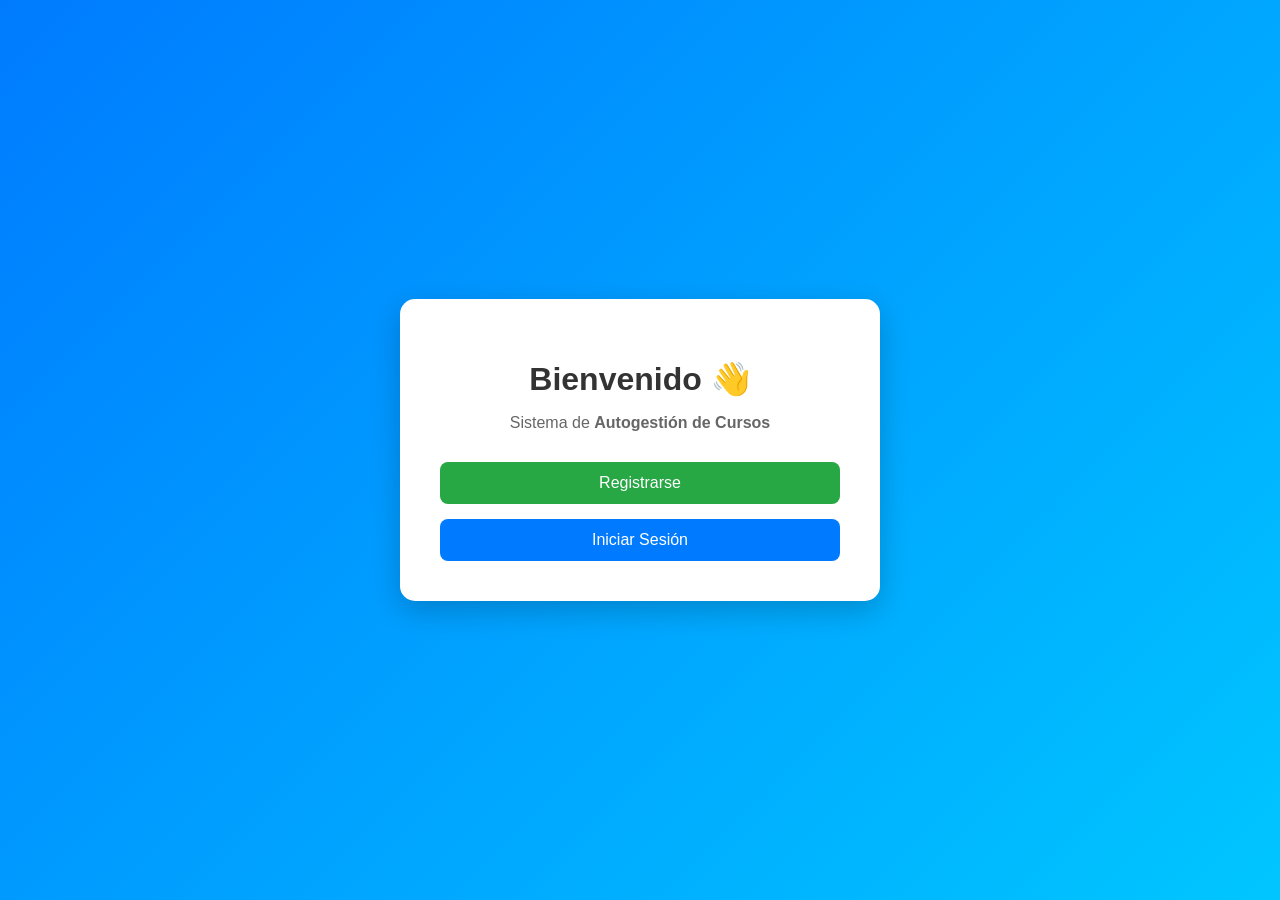
<file: src/main/resources/templates/index.html>
<!DOCTYPE html>
<html xmlns:th="http://www.thymeleaf.org">
<head>
    <title>Autogestión de Cursos</title>
</head>
<body style="margin:0; font-family: Arial, sans-serif; background: linear-gradient(135deg, #007bff, #00c6ff);">

<div style="display:flex; justify-content:center; align-items:center; height:100vh;">

    <div style="background:white; padding:40px; border-radius:15px; text-align:center; width:400px; box-shadow:0px 10px 30px rgba(0,0,0,0.2);">

        <h1 style="color:#333; margin-bottom:10px;">
            Bienvenido 👋
        </h1>

        <p style="color:#666; margin-bottom:30px;">
            Sistema de <strong>Autogestión de Cursos</strong>
        </p>

        <!-- BOTÓN REGISTER -->
        <a href="/view/register"
           style="display:block; text-decoration:none; margin-bottom:15px;">
            <button style="width:100%; padding:12px; background:#28a745; color:white; border:none; border-radius:8px; font-size:16px; cursor:pointer;">
                Registrarse
            </button>
        </a>

        <!-- BOTÓN LOGIN -->
        <a href="/view/login"
           style="display:block; text-decoration:none;">
            <button style="width:100%; padding:12px; background:#007bff; color:white; border:none; border-radius:8px; font-size:16px; cursor:pointer;">
                Iniciar Sesión
            </button>
        </a>

    </div>

</div>

</body>
</html>
</file>
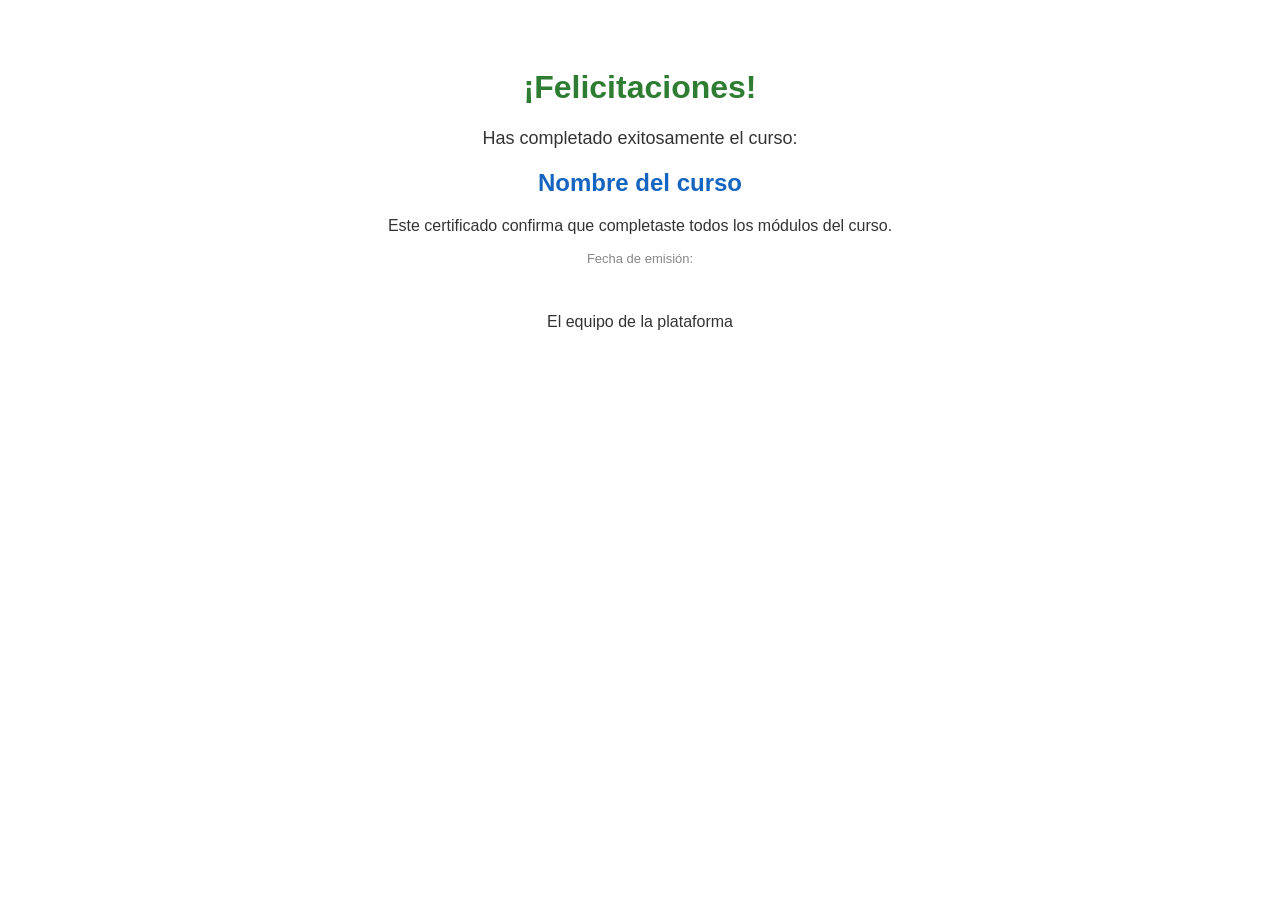
<file: src/main/resources/templates/certificate.html>
<!DOCTYPE html>
<html xmlns:th="http://www.thymeleaf.org">
<head>
    <meta charset="UTF-8">
    <title>Certificado de finalización</title>
</head>
<body style="font-family: Arial, sans-serif; padding: 40px; color: #333; text-align: center;">

<h1 style="color: #2e7d32;">¡Felicitaciones!</h1>

<p style="font-size: 18px;">Has completado exitosamente el curso:</p>

<h2 style="color: #1565c0;" th:text="${courseName}">Nombre del curso</h2>

<p>Este certificado confirma que completaste todos los módulos del curso.</p>

<p style="color: #888; font-size: 13px;">
    Fecha de emisión: <span th:text="${#dates.format(#dates.createNow(), 'dd/MM/yyyy')}"></span>
</p>

<br>
<p>El equipo de la plataforma</p>

</body>
</html>
</file>
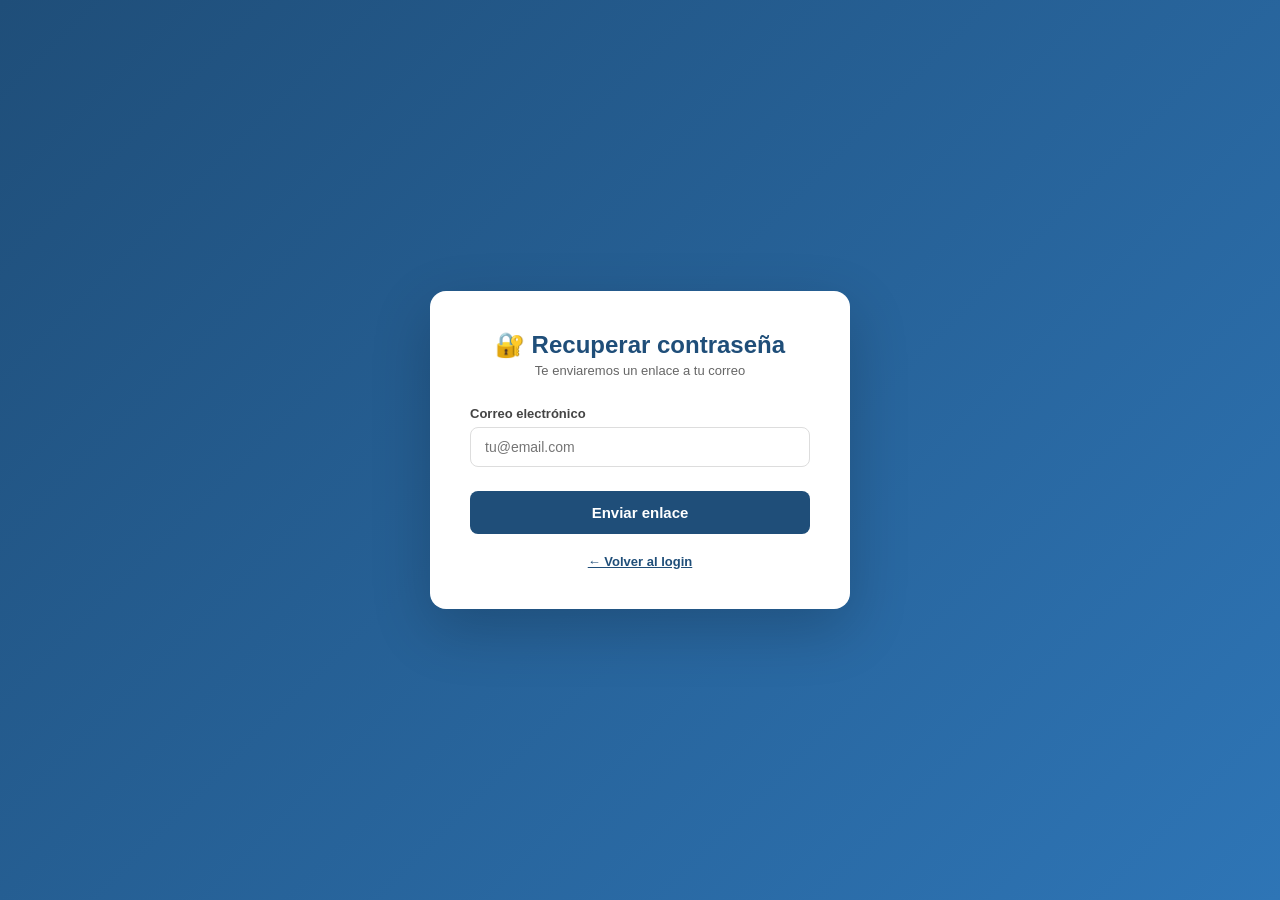
<file: src/main/resources/templates/forgot-password.html>
<!DOCTYPE html>
<html lang="es">
<head>
    <meta charset="UTF-8">
    <title>Recuperar contraseña</title>
    <style>
        * { box-sizing: border-box; margin: 0; padding: 0; }
        body {
            font-family: 'Segoe UI', sans-serif;
            background: linear-gradient(135deg, #1F4E79, #2E75B6);
            min-height: 100vh;
            display: flex;
            align-items: center;
            justify-content: center;
        }
        .card {
            background: white;
            border-radius: 16px;
            padding: 40px;
            width: 100%;
            max-width: 420px;
            box-shadow: 0 20px 60px rgba(0,0,0,0.2);
        }
        .logo { text-align: center; margin-bottom: 28px; }
        .logo h1 { color: #1F4E79; font-size: 24px; }
        .logo p { color: #666; font-size: 13px; margin-top: 4px; }
        .form-group { margin-bottom: 16px; }
        label { display: block; font-size: 13px; font-weight: 600; color: #444; margin-bottom: 6px; }
        input {
            width: 100%; padding: 11px 14px;
            border: 1px solid #ddd; border-radius: 8px;
            font-size: 14px; outline: none;
        }
        input:focus { border-color: #1F4E79; }
        button {
            width: 100%; padding: 13px;
            background: #1F4E79; color: white;
            border: none; border-radius: 8px;
            font-size: 15px; font-weight: 600;
            cursor: pointer; margin-top: 8px;
        }
        button:hover { background: #2E75B6; }
        .error { background: #fee2e2; color: #b91c1c; padding: 10px 14px; border-radius: 8px; font-size: 13px; margin-bottom: 16px; display: none; }
        .success { background: #d1fae5; color: #065f46; padding: 10px 14px; border-radius: 8px; font-size: 13px; margin-bottom: 16px; display: none; }
        .back-link { text-align: center; margin-top: 20px; font-size: 13px; color: #666; }
        .back-link a { color: #1F4E79; font-weight: 600; }
    </style>
</head>
<body>
<div class="card">
    <div class="logo">
        <h1>🔐 Recuperar contraseña</h1>
        <p>Te enviaremos un enlace a tu correo</p>
    </div>

    <div class="error" id="errorMsg"></div>
    <div class="success" id="successMsg"></div>

    <div class="form-group">
        <label>Correo electrónico</label>
        <input type="email" id="email" placeholder="tu@email.com"/>
    </div>

    <button onclick="forgotPassword()">Enviar enlace</button>

    <div class="back-link">
        <a href="/view/login">← Volver al login</a>
    </div>
</div>

<script>
    async function forgotPassword() {
        const email = document.getElementById('email').value.trim();
        const errorMsg = document.getElementById('errorMsg');
        const successMsg = document.getElementById('successMsg');

        errorMsg.style.display = 'none';
        successMsg.style.display = 'none';

        if (!email) {
            errorMsg.textContent = 'Ingresa tu email';
            errorMsg.style.display = 'block';
            return;
        }

        try {
            const res = await fetch('/api/auth/forgot-password?email=' + encodeURIComponent(email), {
                method: 'POST'
            });

            const data = await res.json();
            successMsg.textContent = data.message;
            successMsg.style.display = 'block';

        } catch(e) {
            errorMsg.textContent = 'Error de conexión';
            errorMsg.style.display = 'block';
        }
    }
</script>
</body>
</html>
</file>
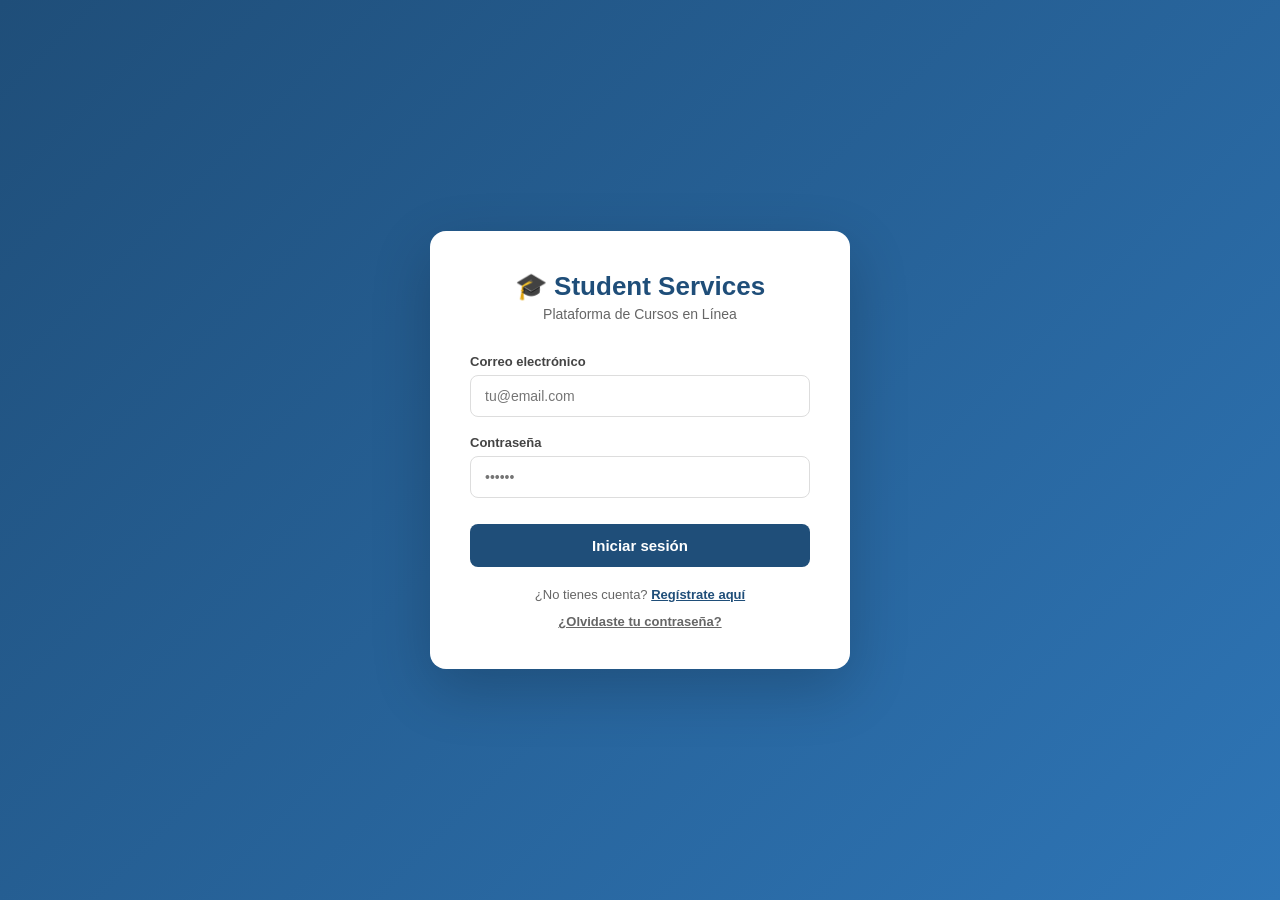
<file: src/main/resources/templates/login.html>
<!DOCTYPE html>
<html lang="es">
<head>
    <meta charset="UTF-8">
    <title>Login — Student Services</title>
    <style>
        * { box-sizing: border-box; margin: 0; padding: 0; }
        body {
            font-family: 'Segoe UI', sans-serif;
            background: linear-gradient(135deg, #1F4E79, #2E75B6);
            min-height: 100vh;
            display: flex;
            align-items: center;
            justify-content: center;
        }
        .card {
            background: white;
            border-radius: 16px;
            padding: 40px;
            width: 100%;
            max-width: 420px;
            box-shadow: 0 20px 60px rgba(0,0,0,0.2);
        }
        .logo {
            text-align: center;
            margin-bottom: 32px;
        }
        .logo h1 { color: #1F4E79; font-size: 26px; }
        .logo p { color: #666; font-size: 14px; margin-top: 4px; }
        .form-group {
            margin-bottom: 18px;
        }
        label {
            display: block;
            font-size: 13px;
            font-weight: 600;
            color: #444;
            margin-bottom: 6px;
        }
        input {
            width: 100%;
            padding: 12px 14px;
            border: 1px solid #ddd;
            border-radius: 8px;
            font-size: 14px;
            outline: none;
            transition: border-color 0.2s;
        }
        input:focus { border-color: #1F4E79; }
        button {
            width: 100%;
            padding: 13px;
            background: #1F4E79;
            color: white;
            border: none;
            border-radius: 8px;
            font-size: 15px;
            font-weight: 600;
            cursor: pointer;
            margin-top: 8px;
        }
        button:hover { background: #2E75B6; }
        .error {
            background: #fee2e2;
            color: #b91c1c;
            padding: 10px 14px;
            border-radius: 8px;
            font-size: 13px;
            margin-bottom: 16px;
            display: none;
        }
        .register-link {
            text-align: center;
            margin-top: 20px;
            font-size: 13px;
            color: #666;
        }
        .register-link a { color: #1F4E79; font-weight: 600; }
    </style>
</head>
<body>
<div class="card">
    <div class="logo">
        <h1>🎓 Student Services</h1>
        <p>Plataforma de Cursos en Línea</p>
    </div>

    <div class="error" id="errorMsg"></div>

    <div class="form-group">
        <label>Correo electrónico</label>
        <input type="email" id="email" placeholder="tu@email.com"/>
    </div>
    <div class="form-group">
        <label>Contraseña</label>
        <input type="password" id="password" placeholder="••••••"/>
    </div>

    <button onclick="login()">Iniciar sesión</button>

    <div class="register-link">
        ¿No tienes cuenta? <a href="/view/register">Regístrate aquí</a>
    </div>
    <div class="register-link" style="margin-top:12px;">
        <a href="/view/forgot-password" style="color:#666;font-size:13px;">¿Olvidaste tu contraseña?</a>
    </div>
</div>

<script>
    async function login() {
        const email = document.getElementById('email').value.trim();
        const password = document.getElementById('password').value.trim();
        const errorMsg = document.getElementById('errorMsg');

        if (!email || !password) {
            errorMsg.textContent = 'Completa todos los campos';
            errorMsg.style.display = 'block';
            return;
        }

        try {
            const res = await fetch('/api/auth/login', {
                method: 'POST',
                headers: { 'Content-Type': 'application/json' },
                body: JSON.stringify({ email, password })
            });

            const data = await res.json();

            if (data.success) {
             localStorage.setItem('token', data.data.accessToken);
             localStorage.setItem('refreshToken', data.data.refreshToken);
             localStorage.setItem('email', email);
            window.location.href = '/view/dashboard';
            } else {
                errorMsg.textContent = data.message || 'Credenciales incorrectas';
                errorMsg.style.display = 'block';
            }
        } catch(e) {
            errorMsg.textContent = 'Error de conexión';
            errorMsg.style.display = 'block';
        }
    }

    // Enter para login
    document.addEventListener('keypress', e => {
        if (e.key === 'Enter') login();
    });
</script>
</body>
</html>
</file>
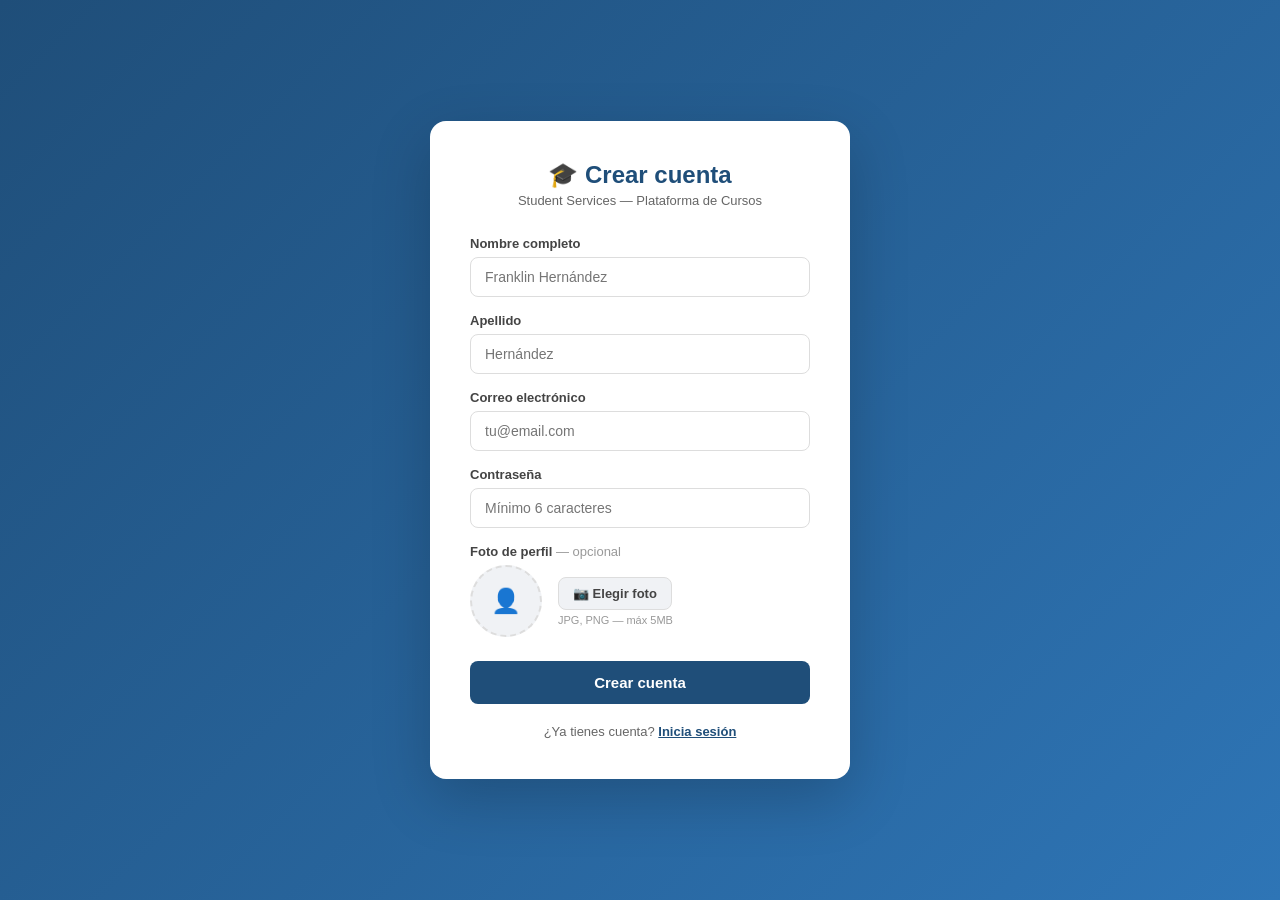
<file: src/main/resources/templates/register.html>
<!DOCTYPE html>
<html lang="es">
<head>
    <meta charset="UTF-8">
    <title>Registro — Student Services</title>
    <style>
        * { box-sizing: border-box; margin: 0; padding: 0; }
        body {
            font-family: 'Segoe UI', sans-serif;
            background: linear-gradient(135deg, #1F4E79, #2E75B6);
            min-height: 100vh;
            display: flex;
            align-items: center;
            justify-content: center;
        }
        .card {
            background: white;
            border-radius: 16px;
            padding: 40px;
            width: 100%;
            max-width: 420px;
            box-shadow: 0 20px 60px rgba(0,0,0,0.2);
        }
        .logo { text-align: center; margin-bottom: 28px; }
        .logo h1 { color: #1F4E79; font-size: 24px; }
        .logo p { color: #666; font-size: 13px; margin-top: 4px; }
        .form-group { margin-bottom: 16px; }
        label { display: block; font-size: 13px; font-weight: 600; color: #444; margin-bottom: 6px; }
        input[type="text"],
        input[type="email"],
        input[type="password"] {
            width: 100%; padding: 11px 14px;
            border: 1px solid #ddd; border-radius: 8px;
            font-size: 14px; outline: none;
        }
        input:focus { border-color: #1F4E79; }
        button {
            width: 100%; padding: 13px;
            background: #1F4E79; color: white;
            border: none; border-radius: 8px;
            font-size: 15px; font-weight: 600;
            cursor: pointer; margin-top: 8px;
        }
        button:hover { background: #2E75B6; }
        .error { background: #fee2e2; color: #b91c1c; padding: 10px 14px; border-radius: 8px; font-size: 13px; margin-bottom: 16px; display: none; }
        .success { background: #d1fae5; color: #065f46; padding: 10px 14px; border-radius: 8px; font-size: 13px; margin-bottom: 16px; display: none; }
        .login-link { text-align: center; margin-top: 20px; font-size: 13px; color: #666; }
        .login-link a { color: #1F4E79; font-weight: 600; }

        /* Estilos foto de perfil */
        .photo-upload {
            display: flex;
            align-items: center;
            gap: 16px;
        }
        .photo-preview {
            width: 72px;
            height: 72px;
            border-radius: 50%;
            object-fit: cover;
            border: 2px solid #1F4E79;
            display: none;
        }
        .photo-placeholder {
            width: 72px;
            height: 72px;
            border-radius: 50%;
            background: #f0f2f5;
            border: 2px dashed #ddd;
            display: flex;
            align-items: center;
            justify-content: center;
            font-size: 24px;
            cursor: pointer;
            flex-shrink: 0;
        }
        .photo-placeholder:hover { border-color: #1F4E79; }
        .photo-input-area { flex: 1; }
        .photo-input-area label {
            display: inline-block;
            padding: 8px 14px;
            background: #f0f2f5;
            border: 1px solid #ddd;
            border-radius: 8px;
            cursor: pointer;
            font-size: 13px;
            font-weight: 600;
            color: #444;
            margin-bottom: 4px;
        }
        .photo-input-area label:hover { background: #e2e8f0; }
        .photo-input-area input[type="file"] { display: none; }
        .photo-status { font-size: 11px; color: #999; }
        .photo-status.uploading { color: #2E75B6; }
        .photo-status.done { color: #059669; }
        .photo-status.error { color: #b91c1c; }
    </style>
</head>
<body>
<div class="card">
    <div class="logo">
        <h1>🎓 Crear cuenta</h1>
        <p>Student Services — Plataforma de Cursos</p>
    </div>

    <div class="error" id="errorMsg"></div>
    <div class="success" id="successMsg"></div>

    <div class="form-group">
        <label>Nombre completo</label>
        <input type="text" id="name" placeholder="Franklin Hernández"/>
    </div>
    <div class="form-group">
        <label>Apellido</label>
        <input type="text" id="lastName" placeholder="Hernández"/>
    </div>
    <div class="form-group">
        <label>Correo electrónico</label>
        <input type="email" id="email" placeholder="tu@email.com"/>
    </div>
    <div class="form-group">
        <label>Contraseña</label>
        <input type="password" id="password" placeholder="Mínimo 6 caracteres"/>
    </div>

    <!-- Foto de perfil -->
    <div class="form-group">
        <label>Foto de perfil <span style="color:#999;font-weight:400;">— opcional</span></label>
        <div class="photo-upload">
            <div class="photo-placeholder" id="photoPlaceholder" onclick="document.getElementById('fileInput').click()">
                👤
            </div>
            <img class="photo-preview" id="photoPreview"/>
            <div class="photo-input-area">
                <label for="fileInput">📷 Elegir foto</label>
                <input type="file" id="fileInput" accept="image/*" onchange="handleFileSelect(this)"/>
                <div class="photo-status" id="photoStatus">JPG, PNG — máx 5MB</div>
            </div>
        </div>
        <input type="hidden" id="profilePicture"/>
    </div>

    <button onclick="register()">Crear cuenta</button>

    <div class="login-link">
        ¿Ya tienes cuenta? <a href="/view/login">Inicia sesión</a>
    </div>
</div>

<script>
    let uploadingPhoto = false;

async function handleFileSelect(input) {
    if (!input.files || !input.files[0]) return;

    const file = input.files[0];
    const status = document.getElementById('photoStatus');
    const preview = document.getElementById('photoPreview');
    const placeholder = document.getElementById('photoPlaceholder');

    const reader = new FileReader();
    reader.onload = e => {
        preview.src = e.target.result;
        preview.style.display = 'block';
        placeholder.style.display = 'none';
    };
    reader.readAsDataURL(file);

    status.textContent = '⏳ Subiendo imagen...';
    status.className = 'photo-status uploading';
    uploadingPhoto = true; // bloqueamos el registro

    try {
        const formData = new FormData();
        formData.append('file', file);

        const res = await fetch('/api/upload/profile-picture', {
            method: 'POST',
            body: formData
        });

        const data = await res.json();

        if (data.success) {
            document.getElementById('profilePicture').value = data.data;
            status.textContent = '✅ Imagen lista';
            status.className = 'photo-status done';
        } else {
            status.textContent = '❌ ' + (data.message || 'Error al subir');
            status.className = 'photo-status error';
        }
    } catch(e) {
        status.textContent = '❌ Error de conexión';
        status.className = 'photo-status error';
    } finally {
        uploadingPhoto = false; // desbloqueamos
    }
}

    async function register() {
        const name = document.getElementById('name').value.trim();
        const lastName = document.getElementById('lastName').value.trim();
        const email = document.getElementById('email').value.trim();
        const password = document.getElementById('password').value.trim();
        const profilePicture = document.getElementById('profilePicture').value;
        console.log('profilePicture value:', profilePicture);
        const errorMsg = document.getElementById('errorMsg');
        const successMsg = document.getElementById('successMsg');

        errorMsg.style.display = 'none';
        successMsg.style.display = 'none';
if (uploadingPhoto) {
        document.getElementById('errorMsg').textContent = 'Espera a que termine de subir la foto';
        document.getElementById('errorMsg').style.display = 'block';
        return;
    }
        if (!name || !lastName || !email || !password) {
            errorMsg.textContent = 'Completa todos los campos obligatorios';
            errorMsg.style.display = 'block';
            return;
        }

        try {
            const res = await fetch('/api/auth/register', {
                method: 'POST',
                headers: { 'Content-Type': 'application/json' },
                body: JSON.stringify({ name , lastName, email, password, profilePicture })
            });

            const data = await res.json();

            if (data.success) {
                successMsg.textContent = '✅ Cuenta creada. Revisa tu correo para confirmarla.';
                successMsg.style.display = 'block';
                setTimeout(() => window.location.href = '/view/login', 3000);
            } else {
                errorMsg.textContent = data.message || 'Error al registrar';
                errorMsg.style.display = 'block';
            }
        } catch(e) {
            errorMsg.textContent = 'Error de conexión';
            errorMsg.style.display = 'block';
        }
    }
</script>
</body>
</html>
</file>
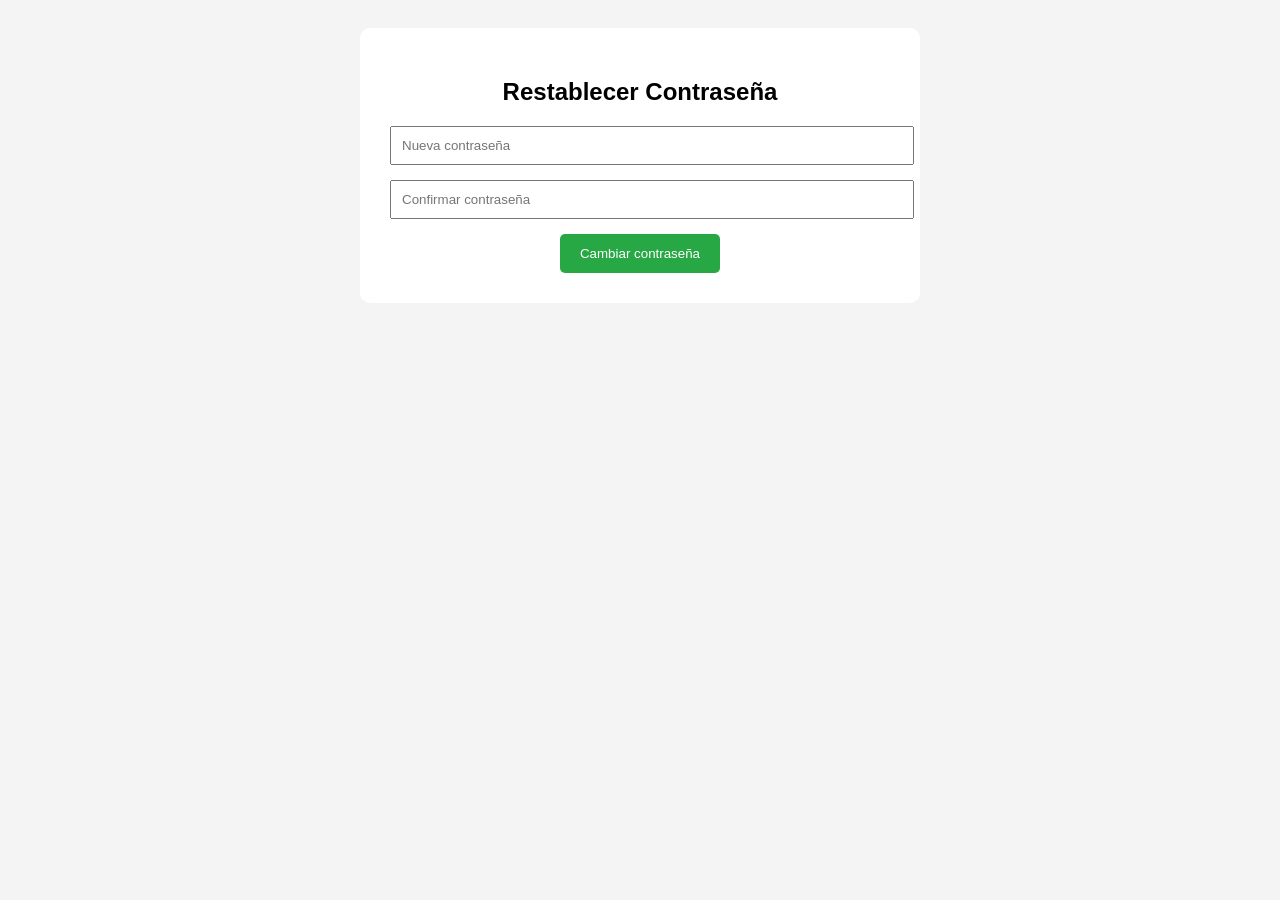
<file: src/main/resources/templates/reset-from.html>
<!DOCTYPE html>
<html xmlns:th="http://www.thymeleaf.org">
<head>
    <title>Restablecer Contraseña</title>
</head>
<body style="font-family: Arial; background:#f4f4f4; padding:20px;">

<div style="max-width:500px; margin:auto; background:white; padding:30px; border-radius:10px; text-align:center;">

    <h2>Restablecer Contraseña</h2>

    <form th:action="@{/api/auth/reset-password}" method="post">

        <!-- 🔥 TOKEN OCULTO -->
        <input type="hidden" name="token" th:value="${token}" />

        <div style="margin-bottom:15px;">
            <input type="password" name="newPassword" placeholder="Nueva contraseña"
                   style="width:100%; padding:10px;" required />
        </div>

        <div style="margin-bottom:15px;">
            <input type="password" name="confirmPassword" placeholder="Confirmar contraseña"
                   style="width:100%; padding:10px;" required />
        </div>

        <button type="submit"
                style="padding:12px 20px; background:#28a745; color:white; border:none; border-radius:5px;">
            Cambiar contraseña
        </button>

    </form>

</div>

</body>
</html>
</file>
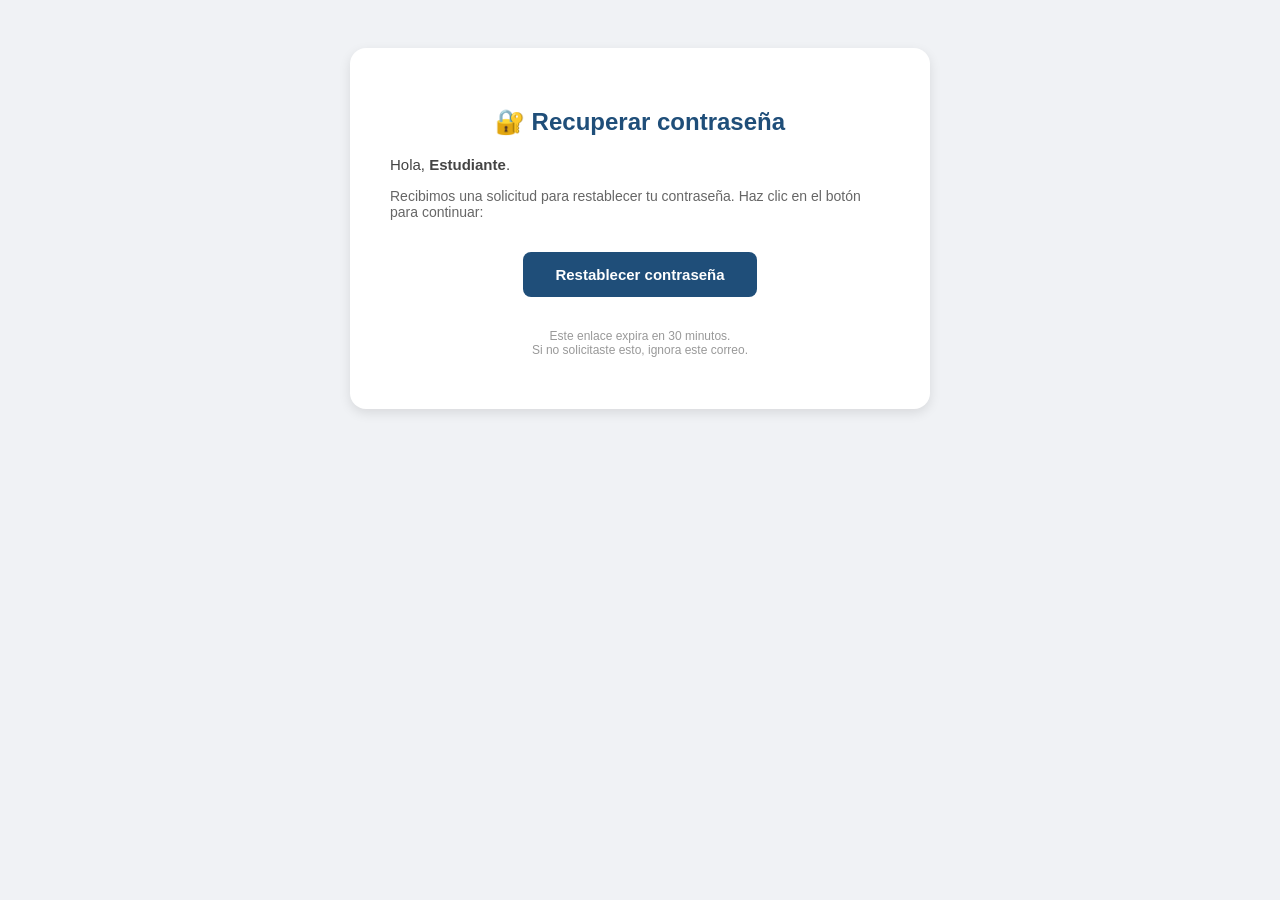
<file: src/main/resources/templates/reset-password-email.html>
<!DOCTYPE html>
<html xmlns:th="http://www.thymeleaf.org">
<head>
    <meta charset="UTF-8">
    <title>Recuperar contraseña</title>
</head>
<body style="font-family: 'Segoe UI', sans-serif; background: #f0f2f5; padding: 40px;">
<div style="max-width: 500px; margin: 0 auto; background: white; border-radius: 16px; padding: 40px; box-shadow: 0 4px 12px rgba(0,0,0,0.1);">

    <h2 style="color: #1F4E79; text-align: center;">🔐 Recuperar contraseña</h2>

    <p style="color: #444; font-size: 15px;">
        Hola, <strong th:text="${name}">Estudiante</strong>.
    </p>

    <p style="color: #666; font-size: 14px;">
        Recibimos una solicitud para restablecer tu contraseña.
        Haz clic en el botón para continuar:
    </p>

    <div style="text-align: center; margin: 32px 0;">
        <a th:href="${link}"
           style="background: #1F4E79; color: white; padding: 14px 32px;
                      border-radius: 8px; text-decoration: none; font-size: 15px;
                      font-weight: 600; display: inline-block;">
            Restablecer contraseña
        </a>
    </div>

    <p style="color: #999; font-size: 12px; text-align: center;">
        Este enlace expira en 30 minutos.<br>
        Si no solicitaste esto, ignora este correo.
    </p>
</div>
</body>
</html>
</file>
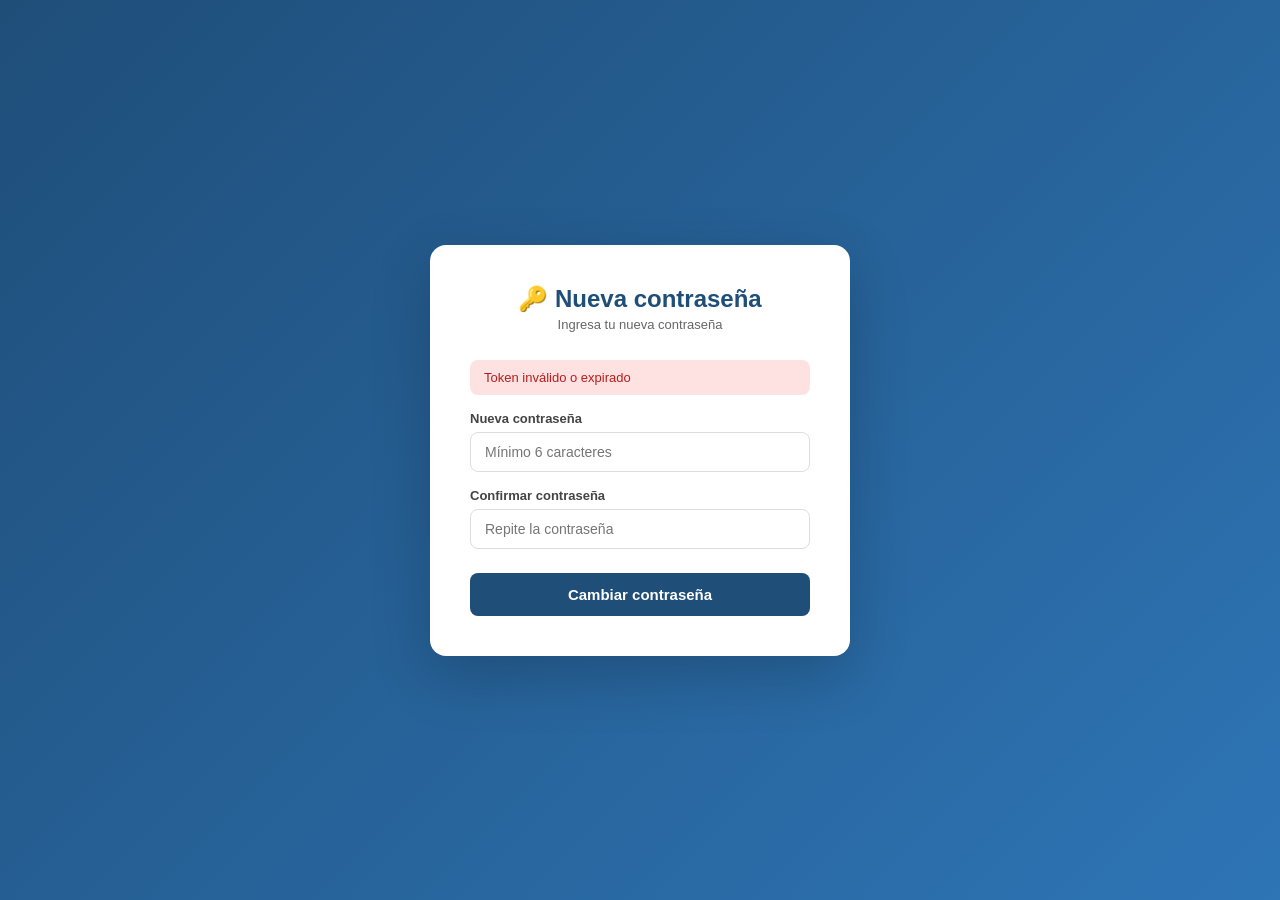
<file: src/main/resources/templates/reset-password.html>
<!DOCTYPE html>
<html lang="es">
<head>
    <meta charset="UTF-8">
    <title>Nueva contraseña</title>
    <style>
        * { box-sizing: border-box; margin: 0; padding: 0; }
        body {
            font-family: 'Segoe UI', sans-serif;
            background: linear-gradient(135deg, #1F4E79, #2E75B6);
            min-height: 100vh;
            display: flex;
            align-items: center;
            justify-content: center;
        }
        .card {
            background: white;
            border-radius: 16px;
            padding: 40px;
            width: 100%;
            max-width: 420px;
            box-shadow: 0 20px 60px rgba(0,0,0,0.2);
        }
        .logo { text-align: center; margin-bottom: 28px; }
        .logo h1 { color: #1F4E79; font-size: 24px; }
        .logo p { color: #666; font-size: 13px; margin-top: 4px; }
        .form-group { margin-bottom: 16px; }
        label { display: block; font-size: 13px; font-weight: 600; color: #444; margin-bottom: 6px; }
        input {
            width: 100%; padding: 11px 14px;
            border: 1px solid #ddd; border-radius: 8px;
            font-size: 14px; outline: none;
        }
        input:focus { border-color: #1F4E79; }
        button {
            width: 100%; padding: 13px;
            background: #1F4E79; color: white;
            border: none; border-radius: 8px;
            font-size: 15px; font-weight: 600;
            cursor: pointer; margin-top: 8px;
        }
        button:hover { background: #2E75B6; }
        .error { background: #fee2e2; color: #b91c1c; padding: 10px 14px; border-radius: 8px; font-size: 13px; margin-bottom: 16px; display: none; }
        .success { background: #d1fae5; color: #065f46; padding: 10px 14px; border-radius: 8px; font-size: 13px; margin-bottom: 16px; display: none; }
    </style>
</head>
<body>
<div class="card">
    <div class="logo">
        <h1>🔑 Nueva contraseña</h1>
        <p>Ingresa tu nueva contraseña</p>
    </div>

    <div class="error" id="errorMsg"></div>
    <div class="success" id="successMsg"></div>

    <div class="form-group">
        <label>Nueva contraseña</label>
        <input type="password" id="newPassword" placeholder="Mínimo 6 caracteres"/>
    </div>
    <div class="form-group">
        <label>Confirmar contraseña</label>
        <input type="password" id="confirmPassword" placeholder="Repite la contraseña"/>
    </div>

    <button onclick="resetPassword()">Cambiar contraseña</button>
</div>

<script>
    // Obtener token de la URL
    const urlParams = new URLSearchParams(window.location.search);
    const token = urlParams.get('token');

    if (!token) {
        document.getElementById('errorMsg').textContent = 'Token inválido o expirado';
        document.getElementById('errorMsg').style.display = 'block';
    }

    async function resetPassword() {
        const newPassword = document.getElementById('newPassword').value.trim();
        const confirmPassword = document.getElementById('confirmPassword').value.trim();
        const errorMsg = document.getElementById('errorMsg');
        const successMsg = document.getElementById('successMsg');

        errorMsg.style.display = 'none';
        successMsg.style.display = 'none';

        if (!newPassword || !confirmPassword) {
            errorMsg.textContent = 'Completa todos los campos';
            errorMsg.style.display = 'block';
            return;
        }

        if (newPassword !== confirmPassword) {
            errorMsg.textContent = 'Las contraseñas no coinciden';
            errorMsg.style.display = 'block';
            return;
        }

        if (newPassword.length < 6) {
            errorMsg.textContent = 'La contraseña debe tener mínimo 6 caracteres';
            errorMsg.style.display = 'block';
            return;
        }

        try {
            const res = await fetch(
                `/api/auth/reset-password?token=${token}&newPassword=${encodeURIComponent(newPassword)}`,
                { method: 'POST' }
            );

            const data = await res.json();

            if (data.success) {
                successMsg.textContent = '✅ Contraseña actualizada. Redirigiendo...';
                successMsg.style.display = 'block';
                setTimeout(() => window.location.href = '/view/login', 2000);
            } else {
                errorMsg.textContent = data.message || 'Error al actualizar';
                errorMsg.style.display = 'block';
            }
        } catch(e) {
            errorMsg.textContent = 'Error de conexión';
            errorMsg.style.display = 'block';
        }
    }
</script>
</body>
</html>
</file>
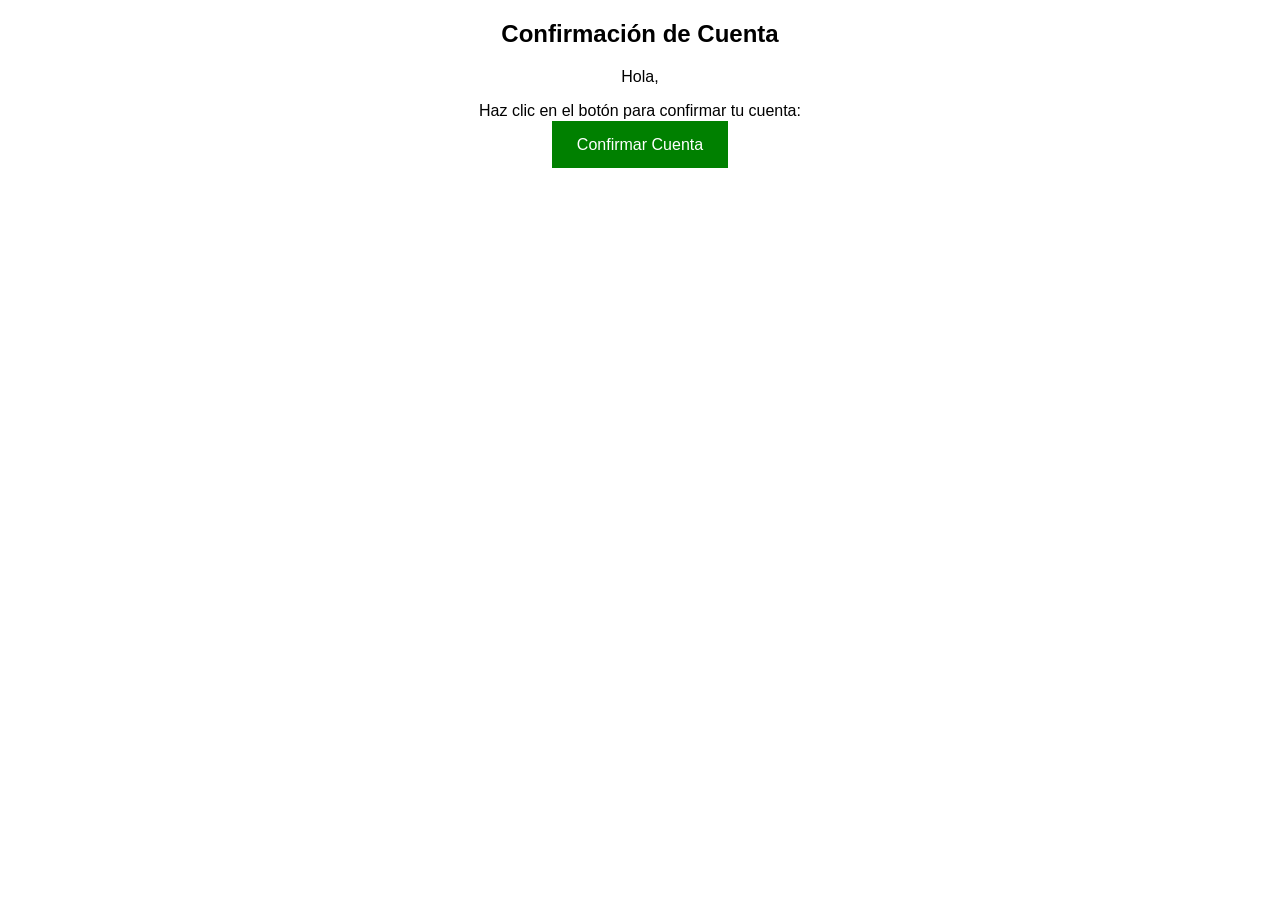
<file: src/main/resources/templates/verify-email.html>
<!DOCTYPE html>
<html>
<body style="font-family: Arial; text-align:center;">

<h2>Confirmación de Cuenta</h2>

<p>Hola, <span th:text="${name}"></span></p>

<p>Haz clic en el botón para confirmar tu cuenta:</p>

<a th:href="${link}"
   style="padding:15px 25px; background:green; color:white; text-decoration:none;">
    Confirmar Cuenta
</a>

</body>
</html>
</file>
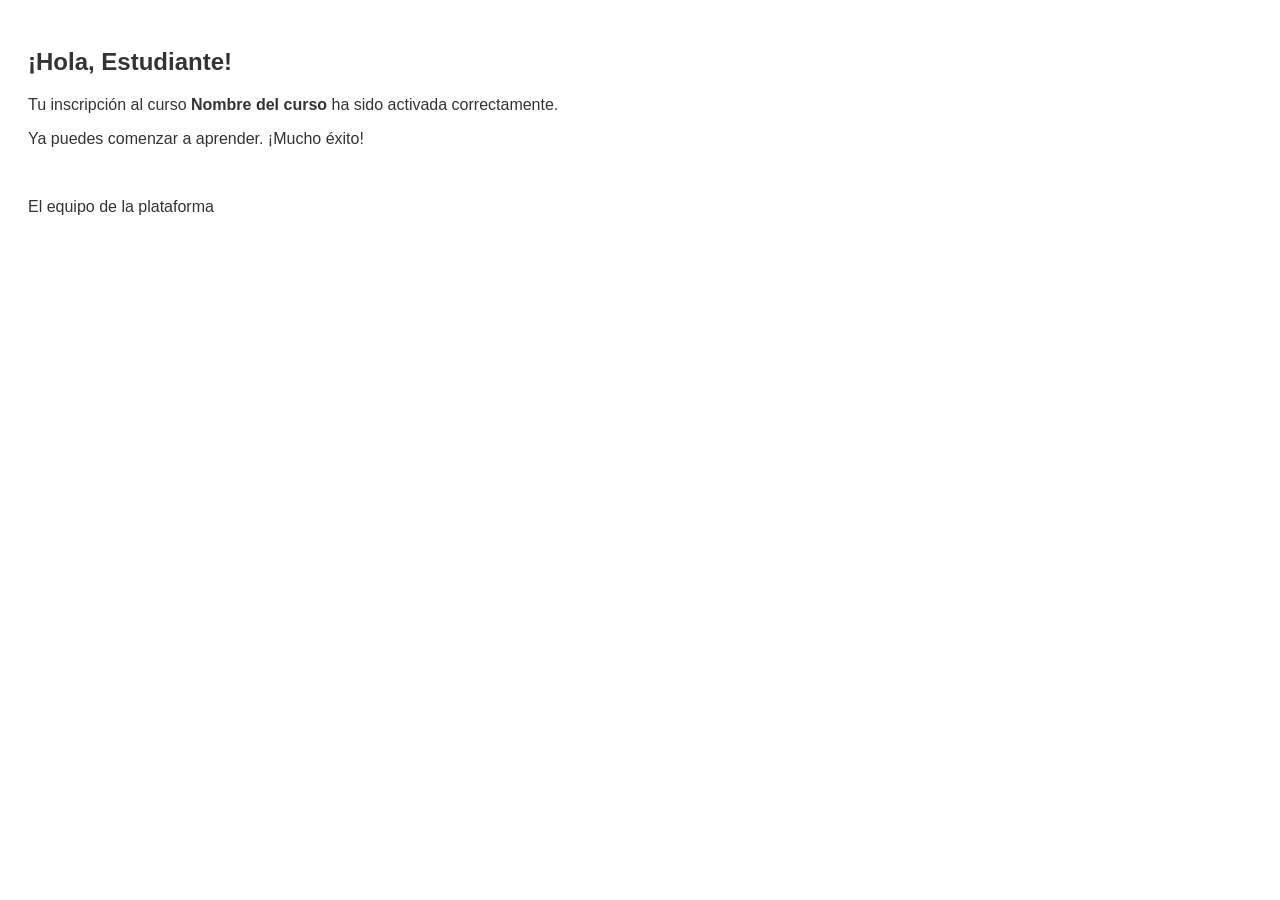
<file: src/main/resources/templates/welcome-enrollment.html>
<!DOCTYPE html>
<html xmlns:th="http://www.thymeleaf.org">
<head>
    <meta charset="UTF-8">
    <title>Bienvenido al curso</title>
</head>
<body style="font-family: Arial, sans-serif; padding: 20px; color: #333;">

<h2>¡Hola, <span th:text="${name}">Estudiante</span>!</h2>

<p>Tu inscripción al curso <strong th:text="${courseName}">Nombre del curso</strong> ha sido activada correctamente.</p>

<p>Ya puedes comenzar a aprender. ¡Mucho éxito!</p>

<br>
<p>El equipo de la plataforma</p>

</body>
</html>
</file>
